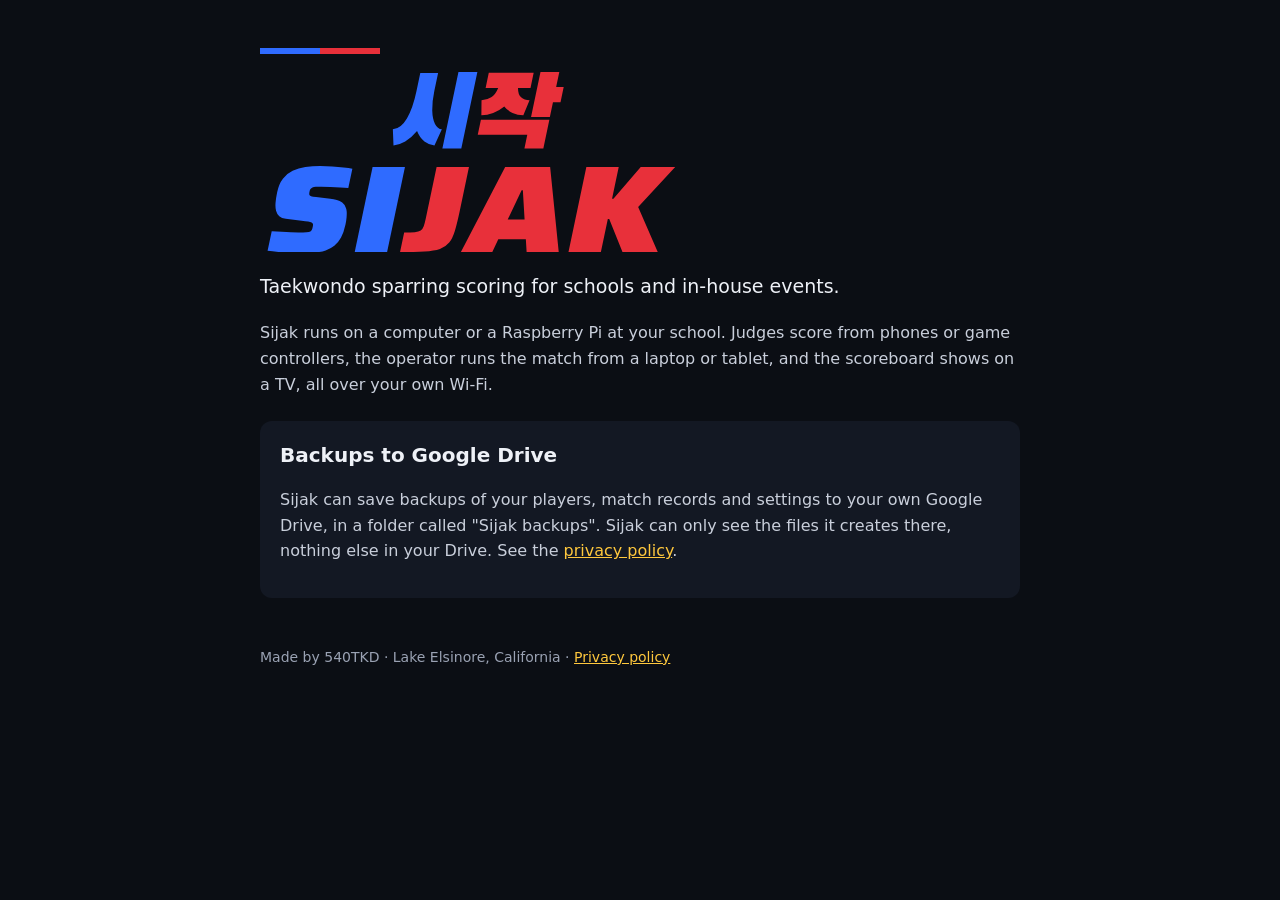
<file: index.html>
<!doctype html>
<html lang="en"><head><meta charset="utf-8"><meta name="viewport" content="width=device-width,initial-scale=1">
<title>Sijak · taekwondo scoring</title><link rel="icon" href="img/favicon.svg" type="image/svg+xml"><link rel="icon" href="img/favicon.ico" sizes="48x48"><link rel="apple-touch-icon" href="img/apple-touch-icon.png"><link rel="stylesheet" href="style.css"></head>
<body><div class="wrap">
<div class="bar"><i></i><i></i></div>
<h1><img src="img/sijak-full.svg" alt="SIJAK" class="logo"></h1>
<p class="lede">Taekwondo sparring scoring for schools and in-house events.</p>
<p>Sijak runs on a computer or a Raspberry Pi at your school. Judges score from phones or game controllers, the operator runs the match from a laptop or tablet, and the scoreboard shows on a TV, all over your own Wi-Fi.</p>
<div class="card">
<h2 style="margin-top:0">Backups to Google Drive</h2>
<p>Sijak can save backups of your players, match records and settings to your own Google Drive, in a folder called "Sijak backups". Sijak can only see the files it creates there, nothing else in your Drive. See the <a href="privacy.html">privacy policy</a>.</p>
</div>
<footer>Made by 540TKD · Lake Elsinore, California · <a href="privacy.html">Privacy policy</a></footer>
</div></body></html>
</file>
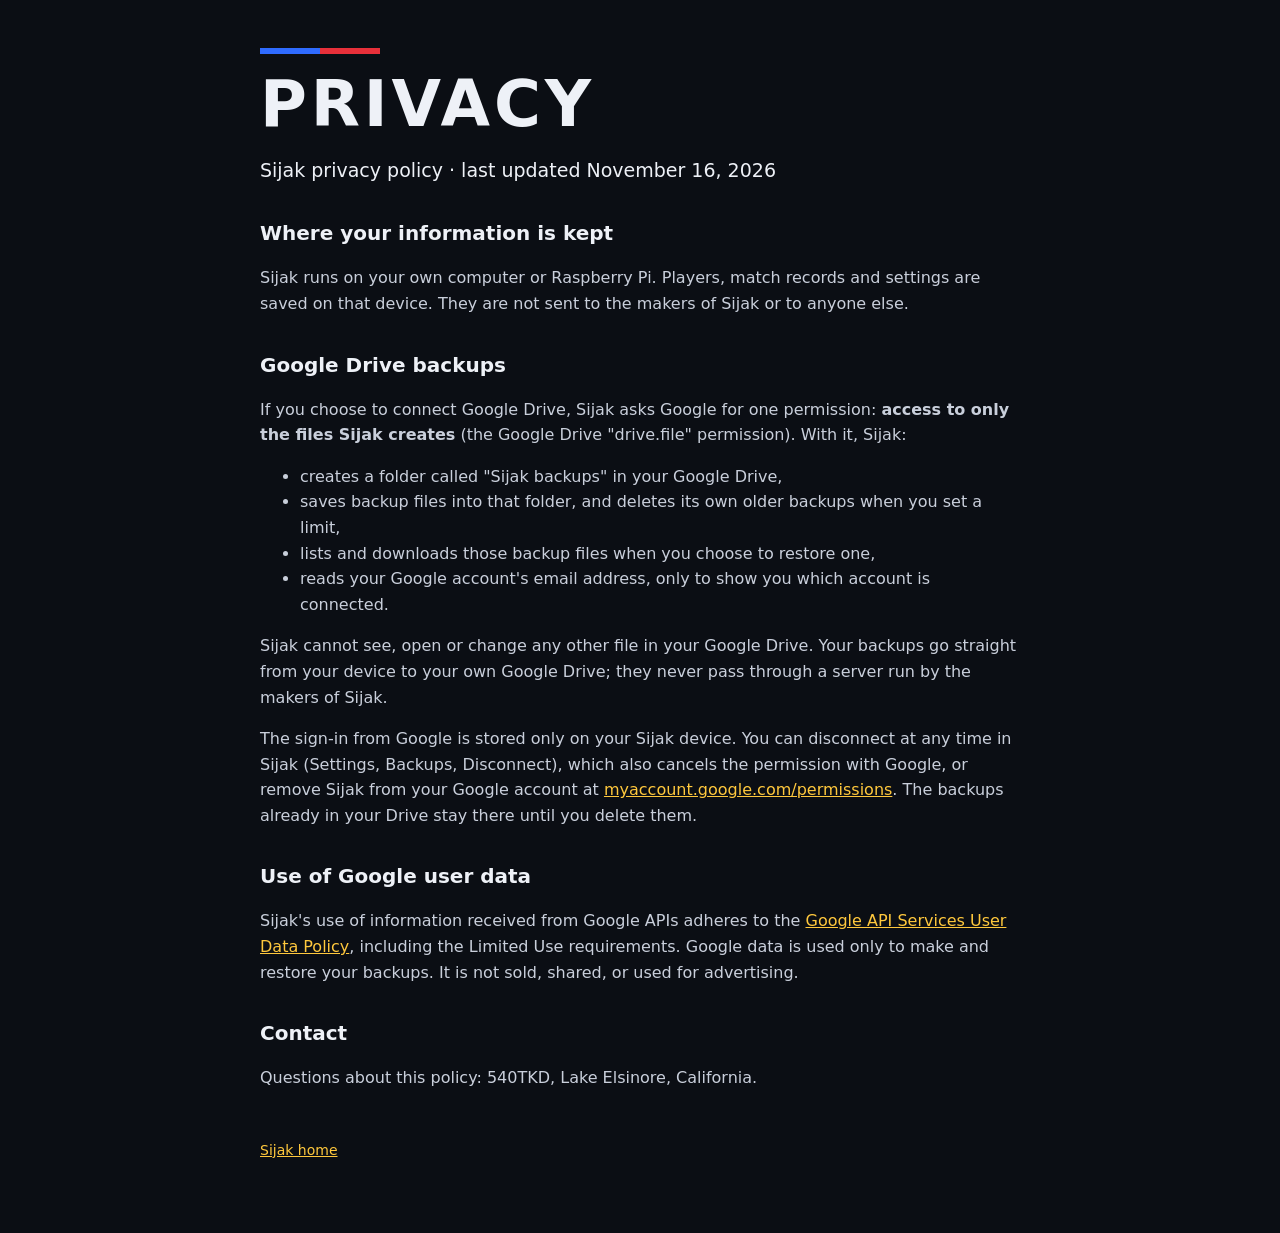
<file: privacy.html>
<!doctype html>
<html lang="en"><head><meta charset="utf-8"><meta name="viewport" content="width=device-width,initial-scale=1">
<title>Sijak · privacy policy</title><link rel="icon" href="img/favicon.svg" type="image/svg+xml"><link rel="icon" href="img/favicon.ico" sizes="48x48"><link rel="apple-touch-icon" href="img/apple-touch-icon.png"><link rel="stylesheet" href="style.css"></head>
<body><div class="wrap">
<div class="bar"><i></i><i></i></div>
<h1>PRIVACY</h1>
<p class="lede">Sijak privacy policy · last updated November 16, 2026</p>

<h2>Where your information is kept</h2>
<p>Sijak runs on your own computer or Raspberry Pi. Players, match records and settings are saved on that device. They are not sent to the makers of Sijak or to anyone else.</p>

<h2>Google Drive backups</h2>
<p>If you choose to connect Google Drive, Sijak asks Google for one permission: <strong>access to only the files Sijak creates</strong> (the Google Drive "drive.file" permission). With it, Sijak:</p>
<ul>
<li>creates a folder called "Sijak backups" in your Google Drive,</li>
<li>saves backup files into that folder, and deletes its own older backups when you set a limit,</li>
<li>lists and downloads those backup files when you choose to restore one,</li>
<li>reads your Google account's email address, only to show you which account is connected.</li>
</ul>
<p>Sijak cannot see, open or change any other file in your Google Drive. Your backups go straight from your device to your own Google Drive; they never pass through a server run by the makers of Sijak.</p>
<p>The sign-in from Google is stored only on your Sijak device. You can disconnect at any time in Sijak (Settings, Backups, Disconnect), which also cancels the permission with Google, or remove Sijak from your Google account at <a href="https://myaccount.google.com/permissions">myaccount.google.com/permissions</a>. The backups already in your Drive stay there until you delete them.</p>

<h2>Use of Google user data</h2>
<p>Sijak's use of information received from Google APIs adheres to the <a href="https://developers.google.com/terms/api-services-user-data-policy">Google API Services User Data Policy</a>, including the Limited Use requirements. Google data is used only to make and restore your backups. It is not sold, shared, or used for advertising.</p>

<h2>Contact</h2>
<p>Questions about this policy: 540TKD, Lake Elsinore, California.</p>

<footer><a href="index.html">Sijak home</a></footer>
</div></body></html>
</file>
<file: style.css>
:root{--bg:#0b0e14;--panel:#131823;--fg:#eef1f7;--dim:#9aa2b3;--gold:#ffc83d;--blue:#2f6bff;--red:#e8303a}
*{box-sizing:border-box}
body{margin:0;background:var(--bg);color:var(--fg);font:16px/1.6 system-ui,-apple-system,"Segoe UI",sans-serif;padding:0 16px}
.wrap{max-width:760px;margin:0 auto;padding:48px 0 72px}
.bar{display:flex;height:6px;width:120px;margin-bottom:18px}.bar i{flex:1}.bar i:first-child{background:var(--blue)}.bar i:last-child{background:var(--red)}
h1{font-size:clamp(40px,9vw,64px);letter-spacing:.06em;margin:0;line-height:1;font-weight:800}
h2{font-size:20px;margin:32px 0 8px}
p,li{color:#c9cfdb}a{color:var(--gold)}
.lede{font-size:19px;color:var(--fg)}
.card{background:var(--panel);border-radius:12px;padding:18px 20px;margin-top:24px}
footer{margin-top:48px;color:var(--dim);font-size:14px}
h1 img.logo{height:clamp(120px,24vw,180px);display:block}
</file>
